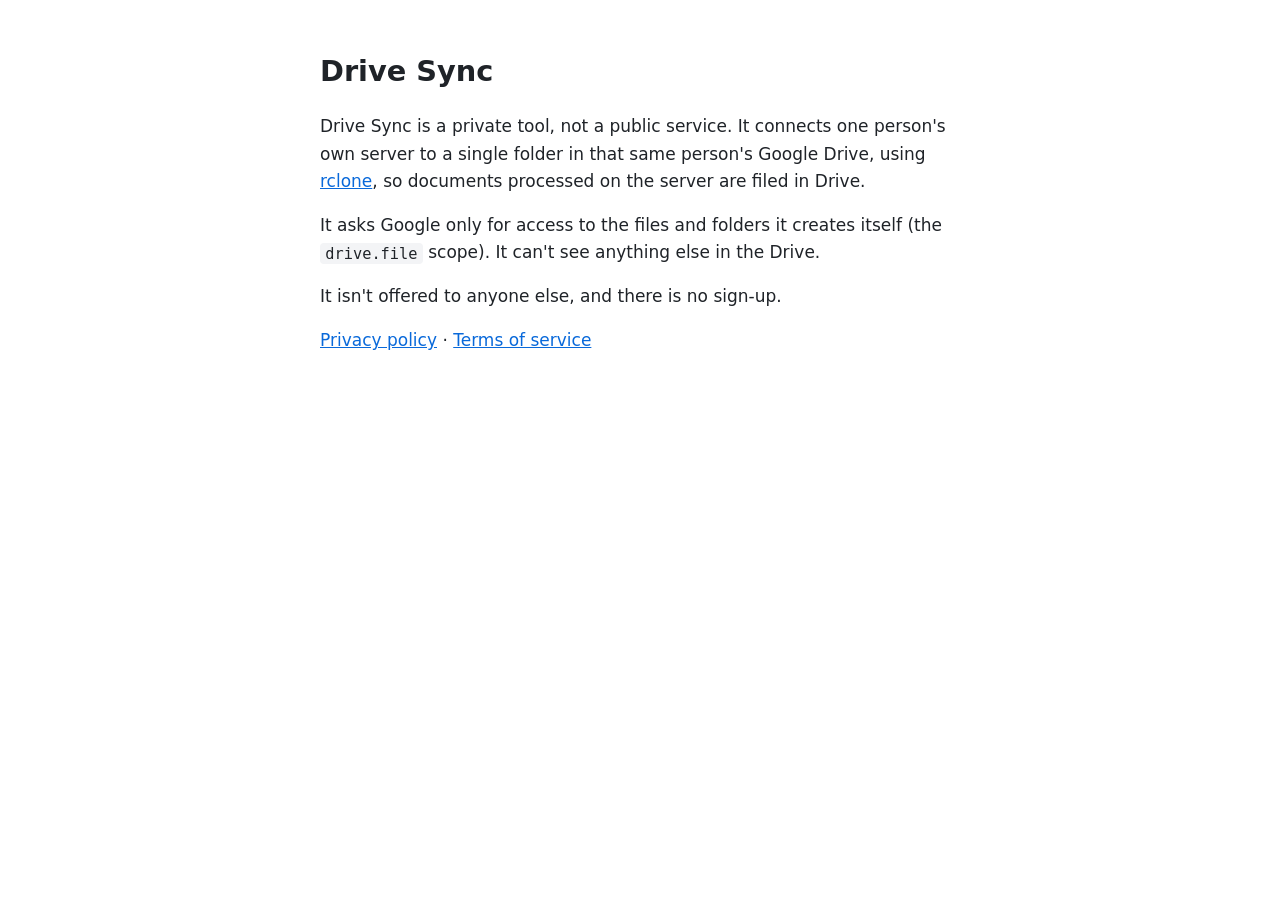
<file: index.html>
<!doctype html>
<html lang="en">
<head>
<meta charset="utf-8">
<meta name="viewport" content="width=device-width, initial-scale=1">
<title>Drive Sync</title>
<link rel="stylesheet" href="style.css">
</head>
<body>
<main>
<h1>Drive Sync</h1>
<p>Drive Sync is a private tool, not a public service. It connects one person's own server to a single folder in that same person's Google Drive, using <a href="https://rclone.org/">rclone</a>, so documents processed on the server are filed in Drive.</p>
<p>It asks Google only for access to the files and folders it creates itself (the <code>drive.file</code> scope). It can't see anything else in the Drive.</p>
<p>It isn't offered to anyone else, and there is no sign-up.</p>
<p><a href="privacy.html">Privacy policy</a> · <a href="terms.html">Terms of service</a></p>
</main>
</body>
</html>
</file>
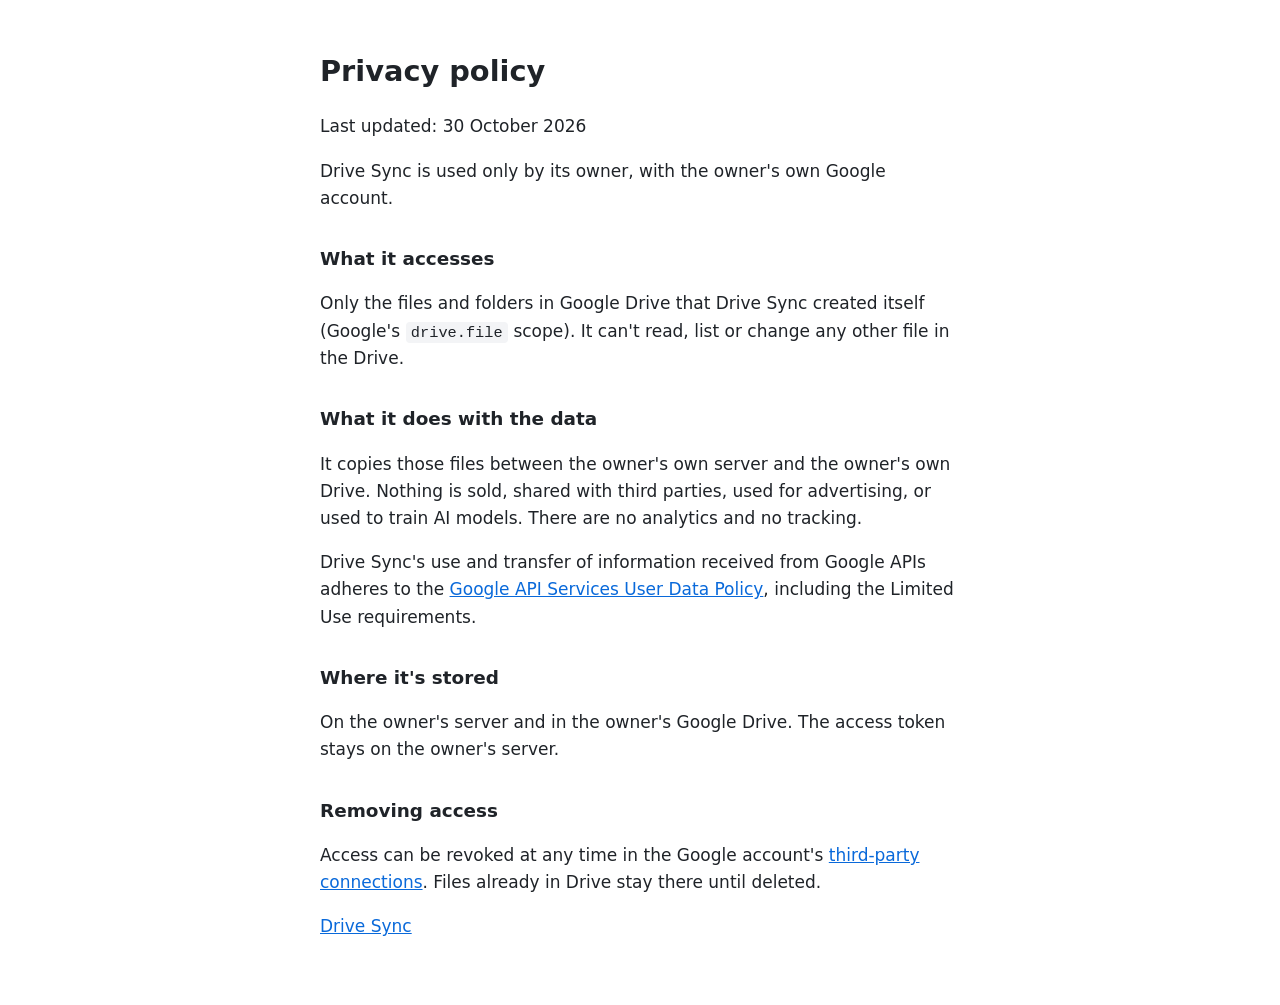
<file: privacy.html>
<!doctype html>
<html lang="en">
<head>
<meta charset="utf-8">
<meta name="viewport" content="width=device-width, initial-scale=1">
<title>Drive Sync privacy policy</title>
<link rel="stylesheet" href="style.css">
</head>
<body>
<main>
<h1>Privacy policy</h1>
<p>Last updated: 30 October 2026</p>
<p>Drive Sync is used only by its owner, with the owner's own Google account.</p>
<h2>What it accesses</h2>
<p>Only the files and folders in Google Drive that Drive Sync created itself (Google's <code>drive.file</code> scope). It can't read, list or change any other file in the Drive.</p>
<h2>What it does with the data</h2>
<p>It copies those files between the owner's own server and the owner's own Drive. Nothing is sold, shared with third parties, used for advertising, or used to train AI models. There are no analytics and no tracking.</p>
<p>Drive Sync's use and transfer of information received from Google APIs adheres to the <a href="https://developers.google.com/terms/api-services-user-data-policy">Google API Services User Data Policy</a>, including the Limited Use requirements.</p>
<h2>Where it's stored</h2>
<p>On the owner's server and in the owner's Google Drive. The access token stays on the owner's server.</p>
<h2>Removing access</h2>
<p>Access can be revoked at any time in the Google account's <a href="https://myaccount.google.com/connections">third-party connections</a>. Files already in Drive stay there until deleted.</p>
<p><a href="index.html">Drive Sync</a></p>
</main>
</body>
</html>
</file>
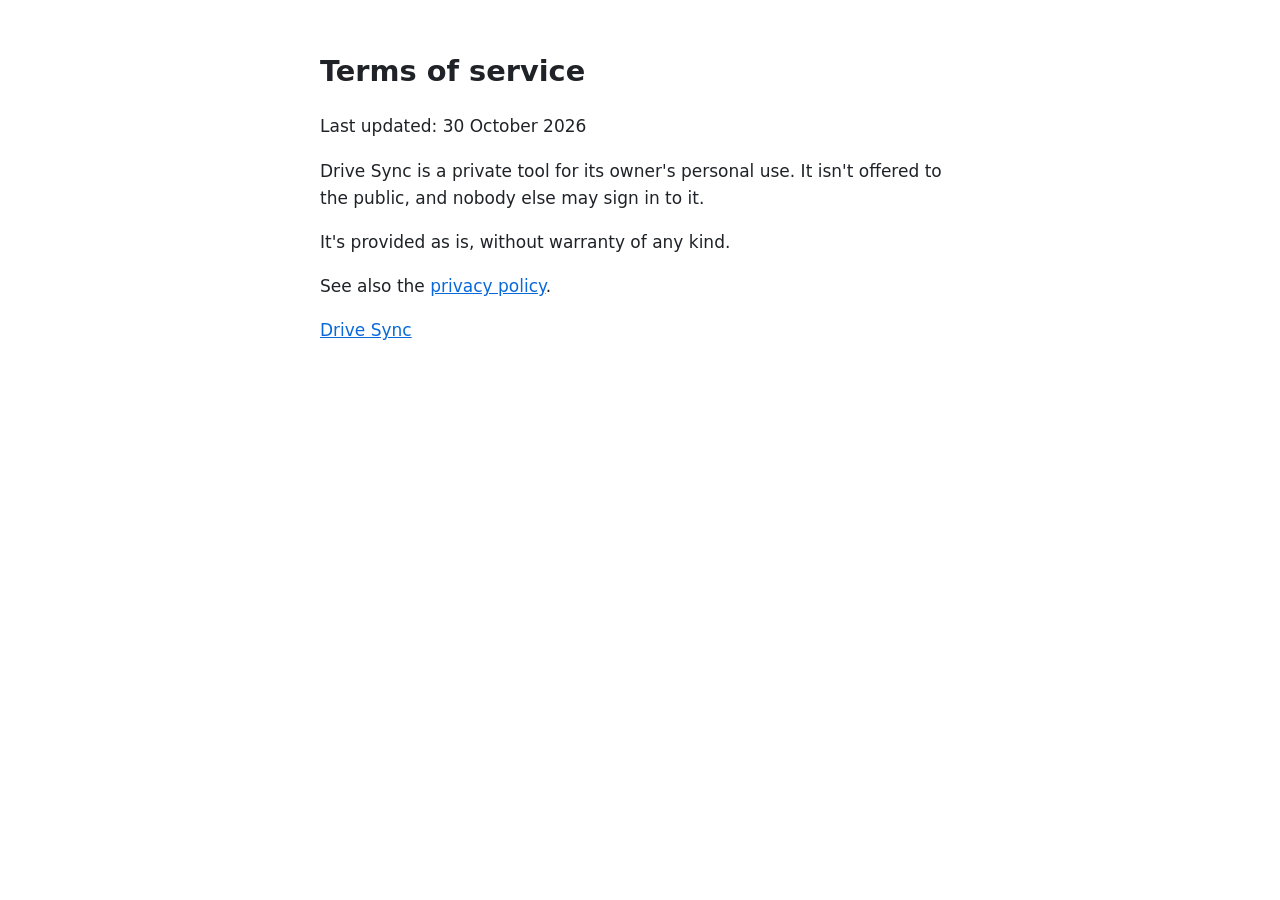
<file: terms.html>
<!doctype html>
<html lang="en">
<head>
<meta charset="utf-8">
<meta name="viewport" content="width=device-width, initial-scale=1">
<title>Drive Sync terms of service</title>
<link rel="stylesheet" href="style.css">
</head>
<body>
<main>
<h1>Terms of service</h1>
<p>Last updated: 30 October 2026</p>
<p>Drive Sync is a private tool for its owner's personal use. It isn't offered to the public, and nobody else may sign in to it.</p>
<p>It's provided as is, without warranty of any kind.</p>
<p>See also the <a href="privacy.html">privacy policy</a>.</p>
<p><a href="index.html">Drive Sync</a></p>
</main>
</body>
</html>
</file>
<file: style.css>
:root { --fg: #1f2328; --bg: #ffffff; --link: #0969da; --code: #f3f4f6; }
@media (prefers-color-scheme: dark) {
  :root { --fg: #e6edf3; --bg: #0d1117; --link: #4493f8; --code: #1f2630; }
}
body { margin: 0; background: var(--bg); color: var(--fg); font: 17px/1.6 system-ui, -apple-system, "Segoe UI", sans-serif; }
main { max-width: 40rem; margin: 0 auto; padding: 3rem 1rem; }
h1 { font-size: 1.8rem; margin-top: 0; }
h2 { font-size: 1.15rem; margin-top: 2rem; }
a { color: var(--link); }
code { background: var(--code); padding: 0.1em 0.35em; border-radius: 4px; font-size: 0.9em; }
</file>
